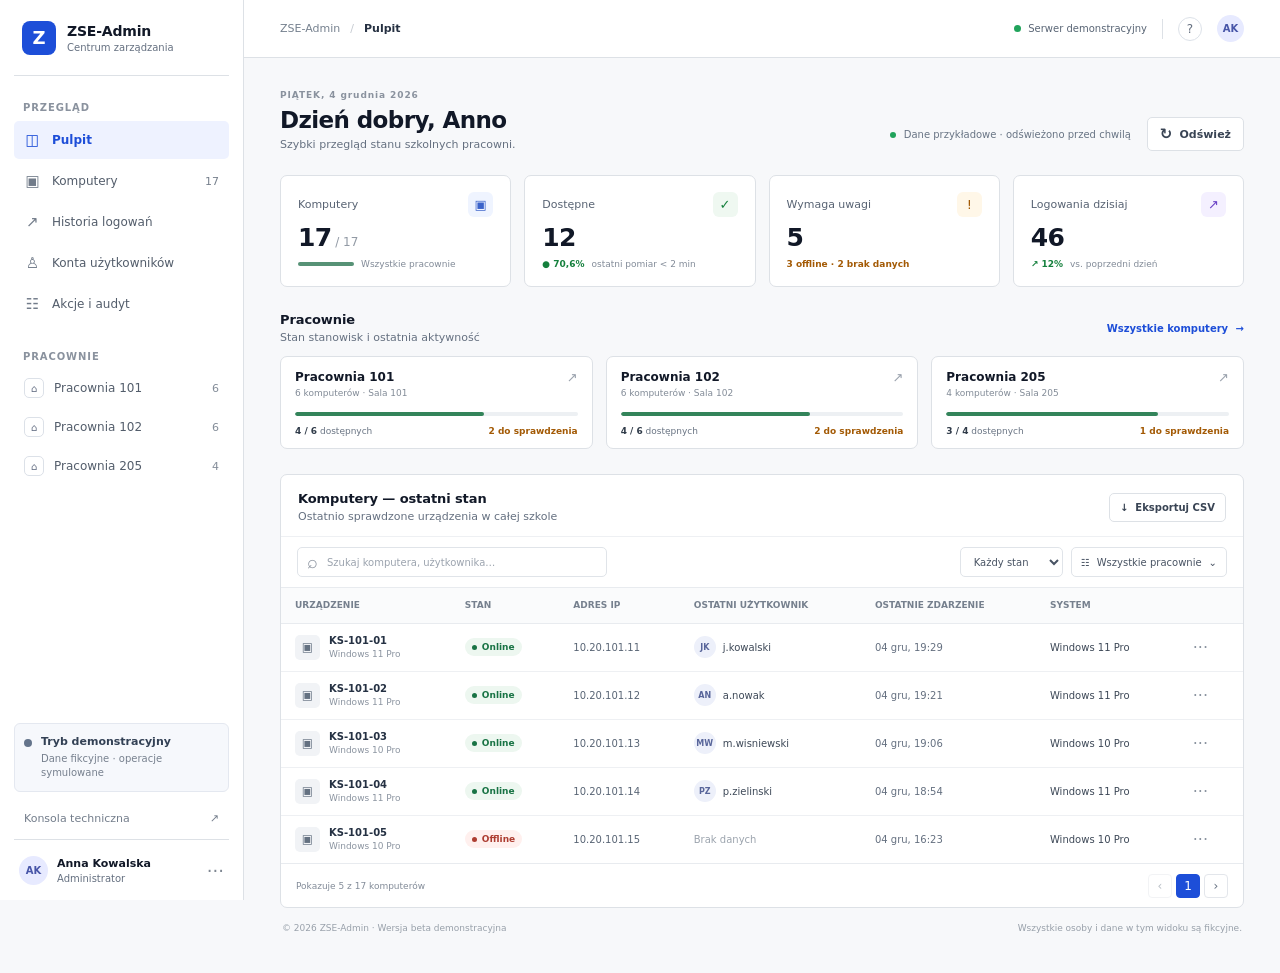
<file: src/ZseAdmin.Server/wwwroot/index.html>
<!doctype html>
<html lang="pl">
<head>
  <meta charset="utf-8" />
  <meta name="viewport" content="width=device-width, initial-scale=1" />
  <meta http-equiv="refresh" content="0; url=demo.html" />
  <title>ZSE-Admin — wersja demonstracyjna</title>
</head>
<body>
  <p>Otwieranie <a href="demo.html">wersji demonstracyjnej ZSE-Admin</a>…</p>
</body>
</html>
</file>
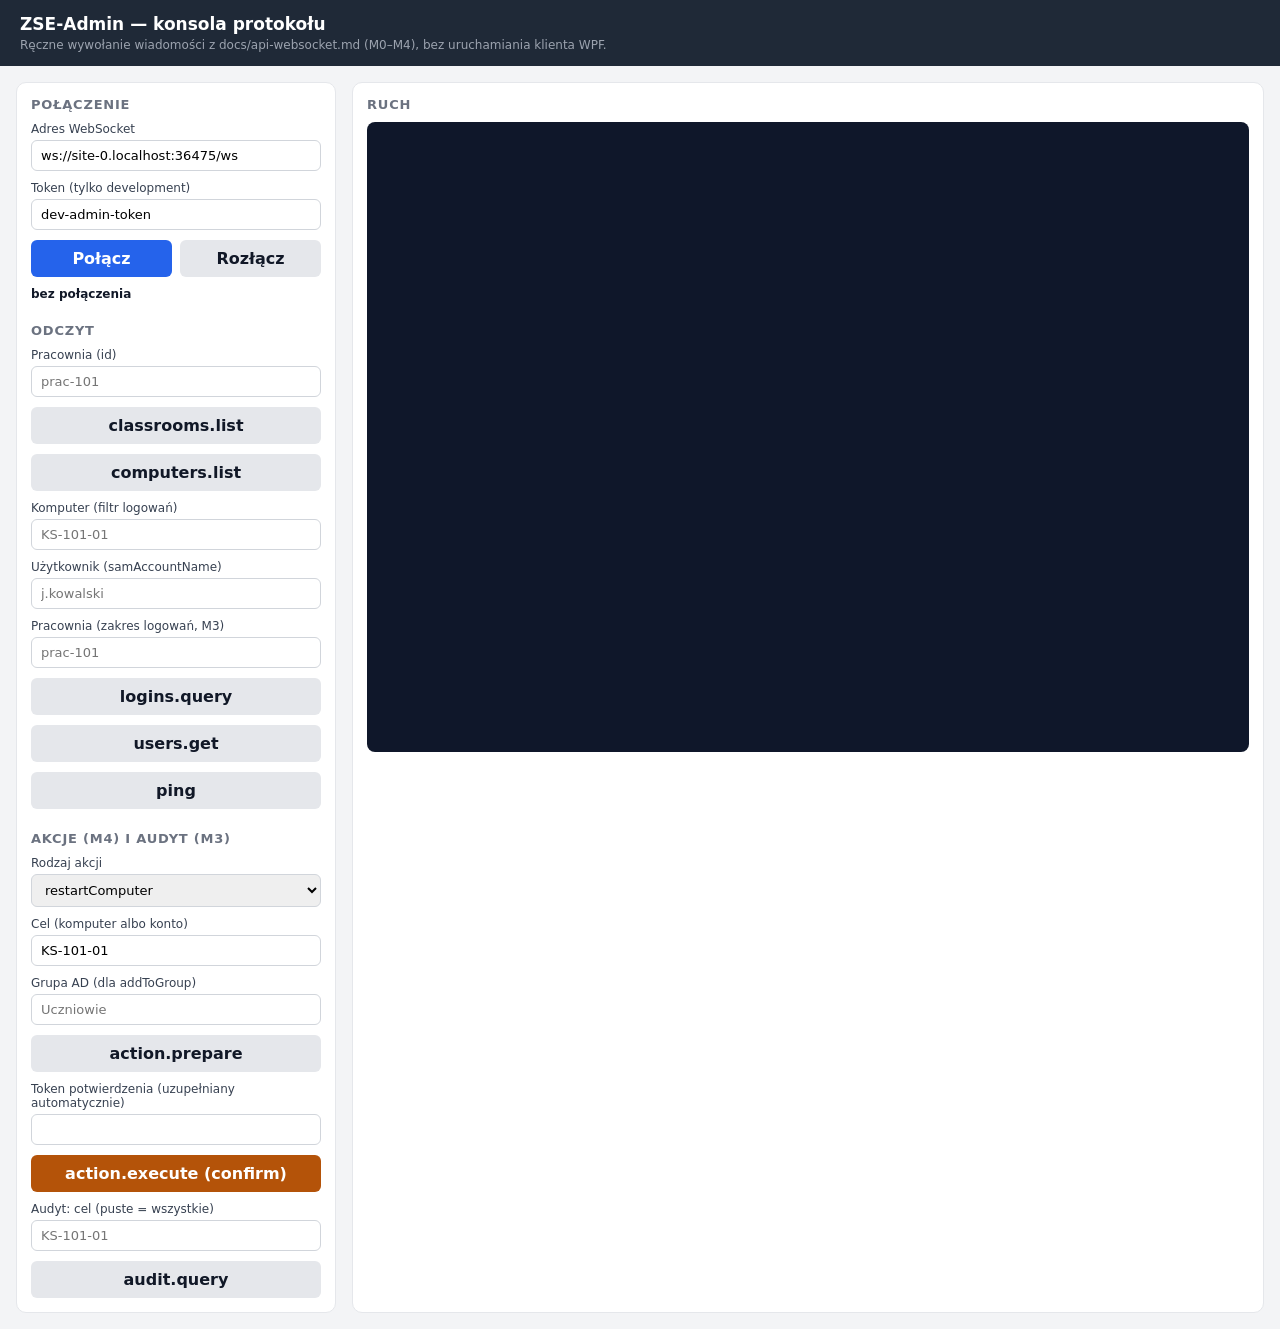
<file: src/ZseAdmin.Server/wwwroot/debug.html>
<!DOCTYPE html>
<html lang="pl">
<head>
  <meta charset="utf-8" />
  <meta name="viewport" content="width=device-width, initial-scale=1" />
  <title>ZSE-Admin — konsola protokołu WebSocket</title>
  <style>
    :root { color-scheme: light; }
    * { box-sizing: border-box; }
    body { margin: 0; font-family: ui-sans-serif, system-ui, "Segoe UI", sans-serif; background: #f3f4f6; color: #111827; }
    header { background: #1f2937; color: #fff; padding: 14px 20px; }
    header h1 { margin: 0; font-size: 17px; font-weight: 600; }
    header p { margin: 4px 0 0; color: #9ca3af; font-size: 12px; }
    main { display: grid; grid-template-columns: 320px 1fr; gap: 16px; padding: 16px; }
    section { background: #fff; border: 1px solid #e5e7eb; border-radius: 10px; padding: 14px; }
    h2 { margin: 0 0 10px; font-size: 13px; text-transform: uppercase; letter-spacing: .06em; color: #6b7280; }
    label { display: block; font-size: 12px; color: #374151; margin: 10px 0 4px; }
    input, select { width: 100%; padding: 7px 9px; border: 1px solid #d1d5db; border-radius: 6px; font: inherit; font-size: 13px; }
    button { width: 100%; margin-top: 10px; padding: 9px; border: 0; border-radius: 6px; background: #2563eb; color: #fff; font: inherit; font-weight: 600; cursor: pointer; }
    button.secondary { background: #e5e7eb; color: #111827; }
    button.danger { background: #b45309; }
    button:disabled { opacity: .55; cursor: not-allowed; }
    #state { margin-top: 10px; font-size: 12px; font-weight: 600; }
    #state.ok { color: #047857; }
    #state.err { color: #b91c1c; }
    #log { font-family: ui-monospace, "Cascadia Code", Consolas, monospace; font-size: 12px; height: 70vh; overflow: auto; background: #0f172a; color: #e2e8f0; border-radius: 8px; padding: 12px; white-space: pre-wrap; word-break: break-word; }
    .row { display: flex; gap: 8px; }
    .row > div { flex: 1; }
  </style>
</head>
<body>
  <header>
    <h1>ZSE-Admin — konsola protokołu</h1>
    <p>Ręczne wywołanie wiadomości z docs/api-websocket.md (M0–M4), bez uruchamiania klienta WPF.</p>
  </header>

  <main>
    <section>
      <h2>Połączenie</h2>
      <label for="url">Adres WebSocket</label>
      <input id="url" />
      <label for="token">Token (tylko development)</label>
      <input id="token" value="dev-admin-token" />
      <div class="row">
        <div><button id="connect">Połącz</button></div>
        <div><button id="disconnect" class="secondary">Rozłącz</button></div>
      </div>
      <div id="state">bez połączenia</div>

      <h2 style="margin-top:22px">Odczyt</h2>
      <label for="classroom">Pracownia (id)</label>
      <input id="classroom" placeholder="prac-101" />
      <button id="classrooms" class="secondary">classrooms.list</button>
      <button id="computers" class="secondary">computers.list</button>
      <label for="computer">Komputer (filtr logowań)</label>
      <input id="computer" placeholder="KS-101-01" />
      <label for="user">Użytkownik (samAccountName)</label>
      <input id="user" placeholder="j.kowalski" />
      <label for="loginClassroom">Pracownia (zakres logowań, M3)</label>
      <input id="loginClassroom" placeholder="prac-101" />
      <button id="logins" class="secondary">logins.query</button>
      <button id="userGet" class="secondary">users.get</button>
      <button id="ping" class="secondary">ping</button>

      <h2 style="margin-top:22px">Akcje (M4) i audyt (M3)</h2>
      <label for="actionKind">Rodzaj akcji</label>
      <select id="actionKind">
        <option value="restartComputer">restartComputer</option>
        <option value="lockComputer">lockComputer</option>
        <option value="resetPassword">resetPassword</option>
        <option value="addToGroup">addToGroup</option>
      </select>
      <label for="actionTarget">Cel (komputer albo konto)</label>
      <input id="actionTarget" value="KS-101-01" />
      <label for="groupName">Grupa AD (dla addToGroup)</label>
      <input id="groupName" placeholder="Uczniowie" />
      <button id="actionPrepare" class="secondary">action.prepare</button>
      <label for="confirmationToken">Token potwierdzenia (uzupełniany automatycznie)</label>
      <input id="confirmationToken" />
      <button id="actionExecute" class="danger">action.execute (confirm)</button>
      <label for="auditTarget">Audyt: cel (puste = wszystkie)</label>
      <input id="auditTarget" placeholder="KS-101-01" />
      <button id="auditQuery" class="secondary">audit.query</button>
    </section>

    <section>
      <h2>Ruch</h2>
      <div id="log"></div>
    </section>
  </main>

  <script>
    const stateEl = document.getElementById('state');
    const logEl = document.getElementById('log');
    const urlInput = document.getElementById('url');
    const tokenInput = document.getElementById('token');
    const confirmationInput = document.getElementById('confirmationToken');

    let socket = null;

    const defaultUrl = () => {
      const scheme = location.protocol === 'https:' ? 'wss' : 'ws';
      return `${scheme}://${location.host}/ws`;
    };

    urlInput.value = defaultUrl();

    function log(direction, payload) {
      const stamp = new Date().toISOString().slice(11, 23);
      logEl.textContent += `[${stamp}] ${direction} ${JSON.stringify(payload, null, 2)}\n\n`;
      logEl.scrollTop = logEl.scrollHeight;
    }

    function setState(text, ok) {
      stateEl.textContent = text;
      stateEl.className = ok ? 'ok' : 'err';
    }

    function connect() {
      if (socket && socket.readyState <= 1) return;
      const token = tokenInput.value.trim();
      const url = token
        ? `${urlInput.value}?access_token=${encodeURIComponent(token)}`
        : urlInput.value;
      setState('łączenie…', true);

      socket = new WebSocket(url);
      socket.onopen = () => setState('połączono', true);
      socket.onclose = (event) => setState(`rozłączono (${event.code}) ${event.reason || ''}`, false);
      socket.onerror = () => setState('błąd połączenia — sprawdź token i adres', false);
      socket.onmessage = (event) => {
        const message = JSON.parse(event.data);
        const token = message.payload && message.payload.confirmationToken;
        if (token) {
          confirmationInput.value = token;
          setState('akcja przygotowana — potwierdź', true);
        }
        log('←', message);
      };
    }

    function send(type, payload) {
      if (!socket || socket.readyState !== WebSocket.OPEN) {
        setState('najpierw połącz', false);
        return;
      }
      const envelope = { type, requestId: crypto.randomUUID() };
      if (payload !== undefined) envelope.payload = payload;
      log('→', envelope);
      socket.send(JSON.stringify(envelope));
    }

    const value = (id) => document.getElementById(id).value.trim() || null;

    document.getElementById('connect').onclick = connect;
    document.getElementById('disconnect').onclick = () => socket && socket.close(1000, 'koniec testu');
    document.getElementById('classrooms').onclick = () => send('classrooms.list');
    document.getElementById('computers').onclick = () =>
      send('computers.list', { classroomId: value('classroom'), includeOffline: true });
    document.getElementById('logins').onclick = () => send('logins.query', {
      computerName: value('computer'),
      userSamAccountName: value('user'),
      classroomId: value('loginClassroom'),
      take: 50
    });
    document.getElementById('userGet').onclick = () => {
      const sam = value('user');
      if (!sam) { setState('podaj samAccountName', false); return; }
      send('users.get', { samAccountName: sam });
    };
    document.getElementById('ping').onclick = () => send('ping');
    document.getElementById('actionPrepare').onclick = () => {
      const target = value('actionTarget');
      if (!target) { setState('podaj cel akcji', false); return; }
      send('action.prepare', {
        action: document.getElementById('actionKind').value,
        target,
        groupName: value('groupName'),
        reason: 'test z konsoli debug'
      });
    };
    document.getElementById('actionExecute').onclick = () => {
      const confirmationToken = value('confirmationToken');
      if (!confirmationToken) { setState('najpierw action.prepare', false); return; }
      send('action.execute', { confirmationToken, confirm: true, reason: 'test z konsoli debug' });
    };
    document.getElementById('auditQuery').onclick = () =>
      send('audit.query', { target: value('auditTarget'), take: 50 });
  </script>
</body>
</html>
</file>
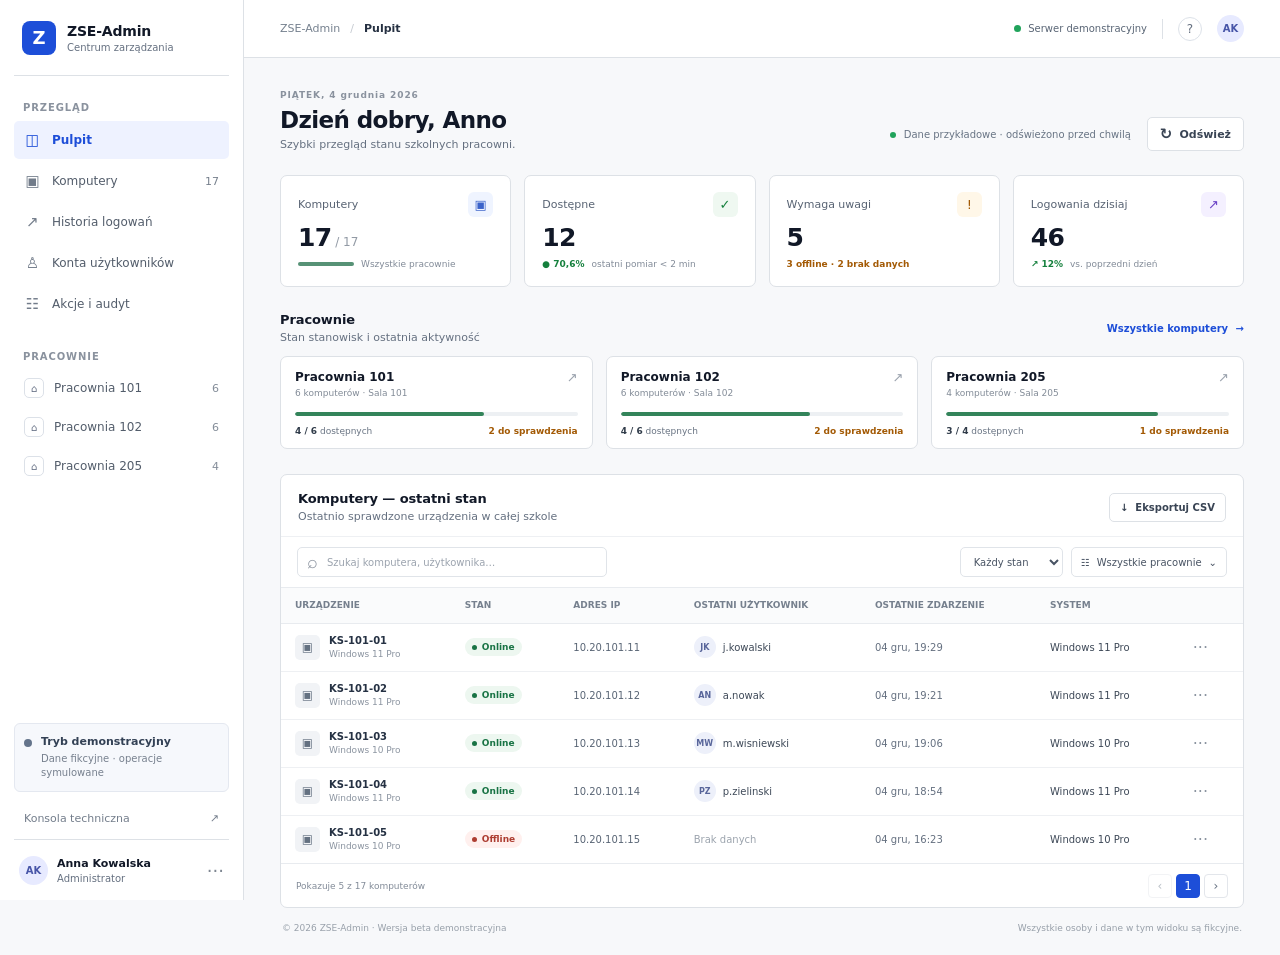
<file: src/ZseAdmin.Server/wwwroot/demo.html>
<!doctype html>
<html lang="pl">
<head>
  <meta charset="utf-8" />
  <meta name="viewport" content="width=device-width, initial-scale=1" />
  <meta name="theme-color" content="#f7f8fa" />
  <title>ZSE-Admin — demo beta</title>
  <link rel="stylesheet" href="demo.css" />
</head>
<body>
  <div class="app-shell">
    <aside class="sidebar">
      <a class="brand" href="demo.html" aria-label="ZSE-Admin, strona główna">
        <span class="brand-mark">Z</span><span><strong>ZSE-Admin</strong><small>Centrum zarządzania</small></span>
      </a>
      <div class="sidebar-label">PRZEGLĄD</div>
      <nav class="navigation" aria-label="Nawigacja główna">
        <button class="nav-item active" data-view="overview"><span class="nav-icon">◫</span> Pulpit</button>
        <button class="nav-item" data-view="computers"><span class="nav-icon">▣</span> Komputery <span class="nav-count">17</span></button>
        <button class="nav-item" data-view="logins"><span class="nav-icon">↗</span> Historia logowań</button>
        <button class="nav-item" data-view="users"><span class="nav-icon">♙</span> Konta użytkowników</button>
        <button class="nav-item" data-view="audit"><span class="nav-icon">☷</span> Akcje i audyt</button>
      </nav>
      <div class="sidebar-label room-label">PRACOWNIE</div>
      <div class="room-list" id="room-list"></div>
      <div class="sidebar-bottom">
        <div class="demo-note"><span class="demo-dot"></span><span><strong>Tryb demonstracyjny</strong><small>Dane fikcyjne · operacje symulowane</small></span></div>
        <a class="debug-link" href="debug.html">Konsola techniczna <span>↗</span></a>
        <div class="profile"><div class="avatar">AK</div><div><strong>Anna Kowalska</strong><small>Administrator</small></div><span class="more">···</span></div>
      </div>
    </aside>

    <main class="main-area">
      <header class="topbar">
        <div class="breadcrumbs"><span>ZSE-Admin</span><span class="slash">/</span><strong id="breadcrumb">Pulpit</strong></div>
        <div class="top-actions"><div class="connection"><span class="connection-dot"></span> Serwer demonstracyjny</div><span class="top-divider"></span><button class="icon-button" id="help-button" aria-label="Informacje o demo">?</button><div class="top-avatar">AK</div></div>
      </header>

      <div class="content-wrap">
        <div class="page-heading">
          <div><div class="eyebrow"><span id="weekday"></span>, <span id="today-date"></span></div><h1 id="page-title">Dzień dobry, Anno</h1><p id="page-description">Szybki przegląd stanu szkolnych pracowni.</p></div>
          <div class="heading-actions"><span class="freshness"><span class="freshness-dot"></span> Dane przykładowe · odświeżono przed chwilą</span><button class="button button-secondary" id="refresh-button"><span class="refresh-icon">↻</span> Odśwież</button></div>
        </div>

        <section class="stats-grid" aria-label="Podsumowanie">
          <article class="stat-card"><div class="stat-top"><span>Komputery</span><span class="stat-icon blue">▣</span></div><div class="stat-value">17<span class="stat-context"> / 17</span></div><div class="stat-foot"><span class="mini-bar"><i style="width:100%"></i></span><span>Wszystkie pracownie</span></div></article>
          <article class="stat-card"><div class="stat-top"><span>Dostępne</span><span class="stat-icon green">✓</span></div><div class="stat-value">12</div><div class="stat-foot"><span class="status-text green-text">● 70,6%</span><span>ostatni pomiar &lt; 2 min</span></div></article>
          <article class="stat-card"><div class="stat-top"><span>Wymaga uwagi</span><span class="stat-icon amber">!</span></div><div class="stat-value">5</div><div class="stat-foot"><span class="status-text amber-text">3 offline · 2 brak danych</span></div></article>
          <article class="stat-card"><div class="stat-top"><span>Logowania dzisiaj</span><span class="stat-icon violet">↗</span></div><div class="stat-value">46</div><div class="stat-foot"><span class="trend">↗ 12%</span><span>vs. poprzedni dzień</span></div></article>
        </section>

        <section class="room-section">
          <div class="section-heading"><div><h2>Pracownie</h2><p>Stan stanowisk i ostatnia aktywność</p></div><button class="text-button" data-go="computers">Wszystkie komputery <span>→</span></button></div>
          <div class="room-cards" id="room-cards"></div>
        </section>

        <section class="data-panel">
          <div class="panel-heading"><div><h2 id="table-title">Komputery — ostatni stan</h2><p id="table-description">Ostatnio sprawdzone urządzenia w całej szkole</p></div><button class="button button-secondary button-small" id="export-button">↓ <span>Eksportuj CSV</span></button></div>
          <div class="table-toolbar"><label class="search-box"><span>⌕</span><input id="search-input" type="search" placeholder="Szukaj komputera, użytkownika…" autocomplete="off" /></label><div class="filter-group"><select id="status-filter" aria-label="Filtruj według stanu"><option value="all">Każdy stan</option><option value="Online">Online</option><option value="Offline">Offline</option><option value="Brak danych">Brak danych</option></select><button class="filter-button" id="room-filter-button">☷ <span id="room-filter-label">Wszystkie pracownie</span>⌄</button></div></div>
          <div class="table-scroll"><table><thead id="table-head"></thead><tbody id="table-body"></tbody></table></div>
          <div class="table-footer"><span id="result-count">Pokazuje 5 z 17 komputerów</span><div class="pagination"><button disabled aria-label="Poprzednia strona">‹</button><button class="page-current">1</button><button id="next-page" aria-label="Następna strona">›</button></div></div>
        </section>
        <footer class="page-footer"><span>© 2026 ZSE-Admin · Wersja beta demonstracyjna</span><span>Wszystkie osoby i dane w tym widoku są fikcyjne.</span></footer>
      </div>
    </main>
  </div>

  <div class="toast" id="toast" role="status" aria-live="polite"></div>
  <dialog id="detail-dialog" class="dialog"><form method="dialog"><button class="dialog-close" aria-label="Zamknij">×</button></form><div id="dialog-content"></div></dialog>
  <dialog id="action-dialog" class="dialog action-dialog"><form method="dialog"><button class="dialog-close" aria-label="Zamknij">×</button></form><div class="modal-icon">⚙</div><div class="eyebrow">TRYB DEMONSTRACYJNY</div><h2 id="action-title">Symulacja akcji</h2><p id="action-description"></p><div class="modal-warning"><strong>To tylko podgląd.</strong> Żadna operacja nie zostanie wykonana na komputerze ani w Active Directory.</div><div class="modal-actions"><button class="button button-secondary" id="cancel-action">Anuluj</button><button class="button button-primary" id="confirm-action">Zobacz symulację</button></div></dialog>
  <script src="demo.js"></script>
</body>
</html>
</file>
<file: src/ZseAdmin.Server/wwwroot/demo.css>
:root{font-family:"Segoe UI",Inter,system-ui,-apple-system,sans-serif;color:#111827;background:#f7f8fa;font-synthesis:none;text-rendering:optimizeLegibility;--bg:#f7f8fa;--surface:#fff;--muted:#f1f3f5;--border:#dde1e6;--border-strong:#b8bec7;--text:#111827;--sub:#657080;--blue:#1d4ed8;--blue-light:#eef2ff;--green:#15803d;--green-bg:#eff8f1;--amber:#a35a05;--amber-bg:#fff7e8;--red:#b42318;--red-bg:#fff0ef;--violet:#6941c6;--radius:8px}*{box-sizing:border-box}body{margin:0;min-width:360px;min-height:100vh;font-size:13px;background:var(--bg)}button,input,select{font:inherit}button{cursor:pointer}.app-shell{min-height:100vh}.sidebar{width:244px;background:#fff;border-right:1px solid var(--border);position:fixed;inset:0 auto 0 0;display:flex;flex-direction:column;padding:0 14px;z-index:5}.brand{height:76px;display:flex;align-items:center;gap:11px;padding:0 8px;color:var(--text);text-decoration:none;border-bottom:1px solid var(--border)}.brand-mark{width:34px;height:34px;border-radius:8px;background:#1d4ed8;color:#fff;display:grid;place-items:center;font-weight:750;font-size:18px}.brand strong,.brand small,.profile strong,.profile small,.demo-note strong,.demo-note small{display:block}.brand strong{font-size:14px;letter-spacing:-.2px}.brand small{font-size:10px;color:var(--sub);margin-top:3px}.sidebar-label{font-size:10px;font-weight:700;letter-spacing:.09em;color:#8a929e;margin:26px 9px 8px}.navigation{display:grid;gap:3px}.nav-item{border:0;background:transparent;color:#535d6b;display:flex;align-items:center;gap:11px;width:100%;height:38px;padding:0 10px;border-radius:5px;text-align:left;font-size:12px}.nav-item:hover{background:#f6f7f9;color:var(--text)}.nav-item.active{color:var(--blue);background:var(--blue-light);font-weight:600}.nav-icon{width:17px;text-align:center;font-size:15px;color:#727c8a}.nav-item.active .nav-icon{color:var(--blue)}.nav-count{margin-left:auto;color:#77808d;font-size:11px}.room-label{margin-top:28px}.room-list{display:grid;gap:3px}.room-link{height:36px;display:flex;align-items:center;gap:10px;padding:0 10px;border-radius:5px;border:0;background:transparent;color:#535d6b;text-align:left;font-size:12px}.room-link:hover,.room-link.selected{background:#f6f7f9;color:#111827}.room-glyph{height:20px;width:20px;border-radius:5px;border:1px solid #dce1e8;background:#fff;display:grid;place-items:center;font-size:10px;color:#667085}.room-link .room-total{margin-left:auto;color:#848d99;font-size:11px}.sidebar-bottom{margin-top:auto}.demo-note{display:flex;gap:9px;align-items:flex-start;background:#f6f8fc;border:1px solid #e4e8f0;border-radius:6px;padding:11px 9px;margin-bottom:12px}.demo-dot{flex:none;width:8px;height:8px;border-radius:50%;background:#64748b;margin-top:4px}.demo-note strong{font-size:11px;color:#334155}.demo-note small{font-size:10px;color:#77808e;margin-top:4px;line-height:1.4}.debug-link{display:flex;justify-content:space-between;text-decoration:none;color:#737d8b;font-size:11px;padding:8px 10px 14px}.debug-link:hover{color:var(--blue)}.profile{height:61px;border-top:1px solid var(--border);display:flex;align-items:center;gap:9px;padding:0 5px}.avatar,.top-avatar{width:29px;height:29px;border-radius:50%;display:grid;place-items:center;background:#e7eaff;color:#4755a8;font-weight:650;font-size:10px;flex:none}.profile strong{font-size:11px}.profile small{font-size:10px;color:var(--sub);margin-top:3px}.more{margin-left:auto;font-size:18px;color:#7f8792}.main-area{margin-left:244px;min-height:100vh}.topbar{height:58px;position:sticky;top:0;z-index:4;background:rgba(255,255,255,.96);border-bottom:1px solid var(--border);display:flex;justify-content:space-between;align-items:center;padding:0 36px}.breadcrumbs{display:flex;gap:10px;align-items:center;color:#75808e;font-size:11px}.breadcrumbs strong{color:#263142;font-weight:600}.slash{color:#c5cad1}.top-actions{display:flex;align-items:center;gap:15px}.connection{display:flex;align-items:center;gap:7px;font-size:10px;color:#596575}.connection-dot,.freshness-dot{width:7px;height:7px;background:#20a35b;border-radius:50%;display:inline-block}.top-divider{height:20px;border-left:1px solid var(--border)}.icon-button{width:24px;height:24px;border:1px solid #dce1e8;background:#fff;border-radius:50%;color:#657080;font-size:12px}.top-avatar{width:27px;height:27px}.content-wrap{max-width:1420px;margin:0 auto;padding:32px 36px 22px}.page-heading{display:flex;justify-content:space-between;align-items:flex-end;margin-bottom:24px;gap:16px}.eyebrow{font-size:9px;font-weight:700;letter-spacing:.1em;color:#8a929e}.page-heading h1{font-size:23px;letter-spacing:-.6px;margin:7px 0 5px;font-weight:650}.page-heading p,.section-heading p,.panel-heading p{color:var(--sub);font-size:11px;margin:0}.heading-actions{display:flex;align-items:center;gap:16px}.freshness{font-size:10px;color:#687484;white-space:nowrap}.freshness-dot{width:6px;height:6px;margin-right:5px}.button{height:34px;padding:0 12px;border-radius:5px;border:1px solid var(--border);display:inline-flex;align-items:center;justify-content:center;gap:7px;font-size:11px;font-weight:600;white-space:nowrap}.button-secondary{background:white;color:#394454}.button-secondary:hover{border-color:var(--border-strong);background:#fafbfc}.button-primary{background:var(--blue);border-color:var(--blue);color:#fff}.button-primary:hover{background:#1e40af}.refresh-icon{font-size:15px}.stats-grid{display:grid;grid-template-columns:repeat(4,minmax(0,1fr));gap:13px;margin-bottom:25px}.stat-card{background:#fff;border:1px solid var(--border);border-radius:7px;padding:16px 17px 14px;min-height:112px}.stat-top{display:flex;align-items:center;justify-content:space-between;color:#586373;font-size:11px}.stat-icon{height:25px;width:25px;border-radius:6px;display:grid;place-items:center;font-size:13px}.stat-icon.blue{background:#eff4ff;color:#3b63ca}.stat-icon.green{background:var(--green-bg);color:var(--green)}.stat-icon.amber{background:var(--amber-bg);color:var(--amber)}.stat-icon.violet{background:#f4f0ff;color:var(--violet)}.stat-value{font-size:25px;letter-spacing:-.7px;font-weight:650;margin-top:6px}.stat-context{font-size:12px;font-weight:400;color:#929aa5;letter-spacing:0}.stat-foot{display:flex;gap:7px;align-items:center;margin-top:7px;font-size:9px;color:#828b98}.mini-bar{width:56px;height:4px;background:#edf0f3;border-radius:4px;overflow:hidden}.mini-bar i{display:block;height:100%;background:#579276}.status-text{font-weight:600}.green-text{color:var(--green)}.amber-text{color:var(--amber)}.trend{color:var(--green);font-weight:600}.room-section{margin-bottom:25px}.section-heading,.panel-heading{display:flex;justify-content:space-between;align-items:center;margin-bottom:12px}.section-heading h2,.panel-heading h2{font-size:13px;margin:0 0 4px;letter-spacing:-.1px}.text-button{padding:5px 0;border:0;background:transparent;color:var(--blue);font-size:10px;font-weight:600}.text-button span{padding-left:4px}.room-cards{display:grid;grid-template-columns:repeat(3,minmax(0,1fr));gap:13px}.room-card{background:#fff;border:1px solid var(--border);border-radius:7px;padding:13px 14px 12px;cursor:pointer;transition:border-color .12s,background .12s}.room-card:hover{border-color:#a9b8db;background:#fdfdff}.room-card-top{display:flex;align-items:flex-start;justify-content:space-between}.room-card h3{font-size:12px;margin:0;font-weight:650}.room-card .room-sub{font-size:9px;color:#828b97;margin-top:4px}.room-arrow{font-size:13px;color:#9aa2ad}.room-progress{height:4px;background:#edf0f3;border-radius:4px;margin:14px 0 10px;overflow:hidden}.room-progress span{height:100%;display:block;background:#33845a;border-radius:4px}.room-card-bottom{display:flex;justify-content:space-between;align-items:center;font-size:9px;color:#697483}.room-card-bottom strong{color:#303b49;font-weight:600}.room-issue{color:var(--amber);font-weight:600}.data-panel{background:#fff;border:1px solid var(--border);border-radius:7px;overflow:hidden}.panel-heading{padding:16px 17px 13px;margin:0}.button-small{height:29px;font-size:10px;padding:0 10px}.table-toolbar{border-top:1px solid #eef0f3;border-bottom:1px solid #e8ebef;padding:10px 16px;display:flex;justify-content:space-between;align-items:center;gap:12px}.search-box{height:30px;display:flex;align-items:center;gap:7px;border:1px solid #e0e4e9;border-radius:5px;padding:0 9px;width:min(310px,45%);color:#8a929e}.search-box span{font-size:18px;line-height:1}.search-box input{width:100%;border:0;outline:0;background:transparent;color:#344054;font-size:10px}.search-box input::placeholder{color:#9ba3ae}.filter-group{display:flex;gap:8px;align-items:center}.filter-group select,.filter-button{height:30px;border:1px solid #e0e4e9;border-radius:5px;background:#fff;color:#485363;padding:0 9px;font-size:10px}.filter-button{display:flex;align-items:center;gap:7px}.filter-button:hover{border-color:#b8bec7}.table-scroll{overflow-x:auto}table{width:100%;border-collapse:collapse;white-space:nowrap}thead{background:#fafbfc}th{height:35px;padding:0 14px;text-align:left;color:#76808e;font-size:9px;font-weight:600;border-bottom:1px solid #e8ebef}td{height:48px;padding:0 14px;border-bottom:1px solid #eef0f3;color:#3d4857;font-size:10px}tbody tr{cursor:pointer}tbody tr:hover{background:#f8faff}tbody tr:last-child td{border-bottom:0}.computer-cell{display:flex;align-items:center;gap:9px}.device-icon{width:25px;height:25px;display:grid;place-items:center;background:#f1f3f6;border-radius:5px;color:#647181;font-size:12px}.computer-name{font-weight:600;color:#253143}.computer-meta{font-size:9px;color:#8b94a0;margin-top:3px}.pill{display:inline-flex;align-items:center;gap:5px;padding:4px 7px;border-radius:999px;font-size:9px;font-weight:600}.pill:before{content:"";width:5px;height:5px;border-radius:50%;background:currentColor}.pill.online{color:#187344;background:#edf7f0}.pill.offline{color:#ad3d31;background:#fff0ee}.pill.unknown{color:#9a650c;background:#fff7e7}.ip-cell{font-variant-numeric:tabular-nums;color:#596575}.muted{color:#9ba3ad}.user-cell{display:flex;align-items:center;gap:7px}.tiny-avatar{width:22px;height:22px;border-radius:50%;background:#edf0fa;color:#58659a;display:grid;place-items:center;font-size:8px;font-weight:600}.last-seen{color:#657080}.row-menu{border:0;background:transparent;color:#8b94a0;font-size:16px}.table-footer{height:44px;border-top:1px solid #e8ebef;display:flex;justify-content:space-between;align-items:center;padding:0 15px;color:#828b98;font-size:9px}.pagination{display:flex;gap:4px}.pagination button{width:24px;height:24px;border:1px solid #e3e6eb;border-radius:4px;background:#fff;color:#647080;font-size:12px}.pagination button:disabled{opacity:.45;cursor:default}.pagination .page-current{background:var(--blue);border-color:var(--blue);color:#fff}.page-footer{display:flex;justify-content:space-between;color:#98a0aa;font-size:9px;padding:15px 2px 0}.empty-state{padding:34px;text-align:center;color:#808a97;font-size:11px}.toast{position:fixed;right:24px;bottom:22px;z-index:10;background:#202b3a;color:#fff;border-radius:6px;padding:12px 16px;font-size:11px;max-width:380px;opacity:0;transform:translateY(8px);pointer-events:none;transition:all .18s}.toast.show{opacity:1;transform:translateY(0)}.dialog{width:min(500px,calc(100% - 32px));border:1px solid var(--border);border-radius:9px;padding:26px;background:#fff;color:var(--text)}.dialog::backdrop{background:rgba(18,26,39,.25)}.dialog-close{position:absolute;right:13px;top:10px;border:0;background:transparent;font-size:21px;color:#7d8794}.detail-title{font-size:19px;margin:4px 0 6px}.detail-sub{color:#707b89;font-size:11px;margin:0 0 20px}.detail-grid{display:grid;grid-template-columns:1fr 1fr;border:1px solid #e7eaee;border-radius:6px;overflow:hidden}.detail-field{padding:12px;border-bottom:1px solid #e7eaee}.detail-field:nth-child(odd){border-right:1px solid #e7eaee}.detail-field span{display:block;color:#818b99;font-size:9px;margin-bottom:5px}.detail-field strong{font-size:11px;font-weight:600}.detail-actions{display:flex;gap:8px;margin-top:17px}.action-dialog{width:min(440px,calc(100% - 32px));text-align:center;padding:30px}.modal-icon{width:40px;height:40px;border-radius:9px;background:#eef2ff;color:var(--blue);display:grid;place-items:center;margin:0 auto 15px;font-size:18px}.action-dialog h2{font-size:18px;margin:7px 0 8px}.action-dialog>p{font-size:11px;color:#667181;line-height:1.6;margin:0 auto 17px;max-width:340px}.modal-warning{text-align:left;padding:11px 12px;background:#fff8e9;border:1px solid #f2e4c4;border-radius:5px;font-size:10px;color:#72551c;line-height:1.55}.modal-warning strong{display:block;margin-bottom:2px}.modal-actions{display:flex;justify-content:center;gap:8px;margin-top:20px}
@media(max-width:1100px){.sidebar{width:210px}.main-area{margin-left:210px}.topbar{padding:0 24px}.content-wrap{padding:26px 24px}.stats-grid{grid-template-columns:repeat(2,minmax(0,1fr))}.room-cards{grid-template-columns:repeat(3,minmax(180px,1fr));overflow:auto;padding-bottom:3px}.heading-actions{align-items:flex-end;flex-direction:column;gap:9px}}
@media(max-width:760px){.sidebar{width:60px;padding:0 7px}.brand{justify-content:center;padding:0}.brand>span:last-child,.sidebar-label{display:none}.navigation{margin-top:14px}.nav-item{justify-content:center;padding:0;gap:0;font-size:0}.nav-icon{font-size:17px}.nav-count{display:none}.room-list{margin-top:7px}.room-link{justify-content:center;padding:0;font-size:0}.room-link .room-total{display:none}.room-glyph{font-size:10px}.sidebar-bottom .demo-note,.sidebar-bottom .debug-link,.profile>div:not(.avatar),.profile .more{display:none}.profile{justify-content:center;padding:0}.main-area{margin-left:60px}.topbar{padding:0 15px}.content-wrap{padding:22px 14px}.page-heading{align-items:flex-start;flex-direction:column}.heading-actions{flex-direction:row;align-items:center;width:100%;justify-content:space-between}.freshness{font-size:9px}.stats-grid{gap:8px}.stat-card{padding:12px;min-height:102px}.stat-foot{font-size:8px}.room-cards{grid-template-columns:repeat(3,220px)}.table-toolbar{align-items:flex-start;flex-direction:column}.search-box{width:100%}.filter-group{width:100%}.filter-group select,.filter-button{flex:1}.page-footer{gap:8px;flex-direction:column}.connection{font-size:0}.connection-dot{width:8px;height:8px}.top-actions{gap:9px}}
@media(max-width:430px){.page-heading h1{font-size:20px}.stats-grid{grid-template-columns:repeat(2,minmax(0,1fr))}.stat-value{font-size:22px}.freshness{max-width:190px;white-space:normal;line-height:1.4}.button{padding:0 9px}.button-small span{display:none}.topbar{height:52px}}
</file>
